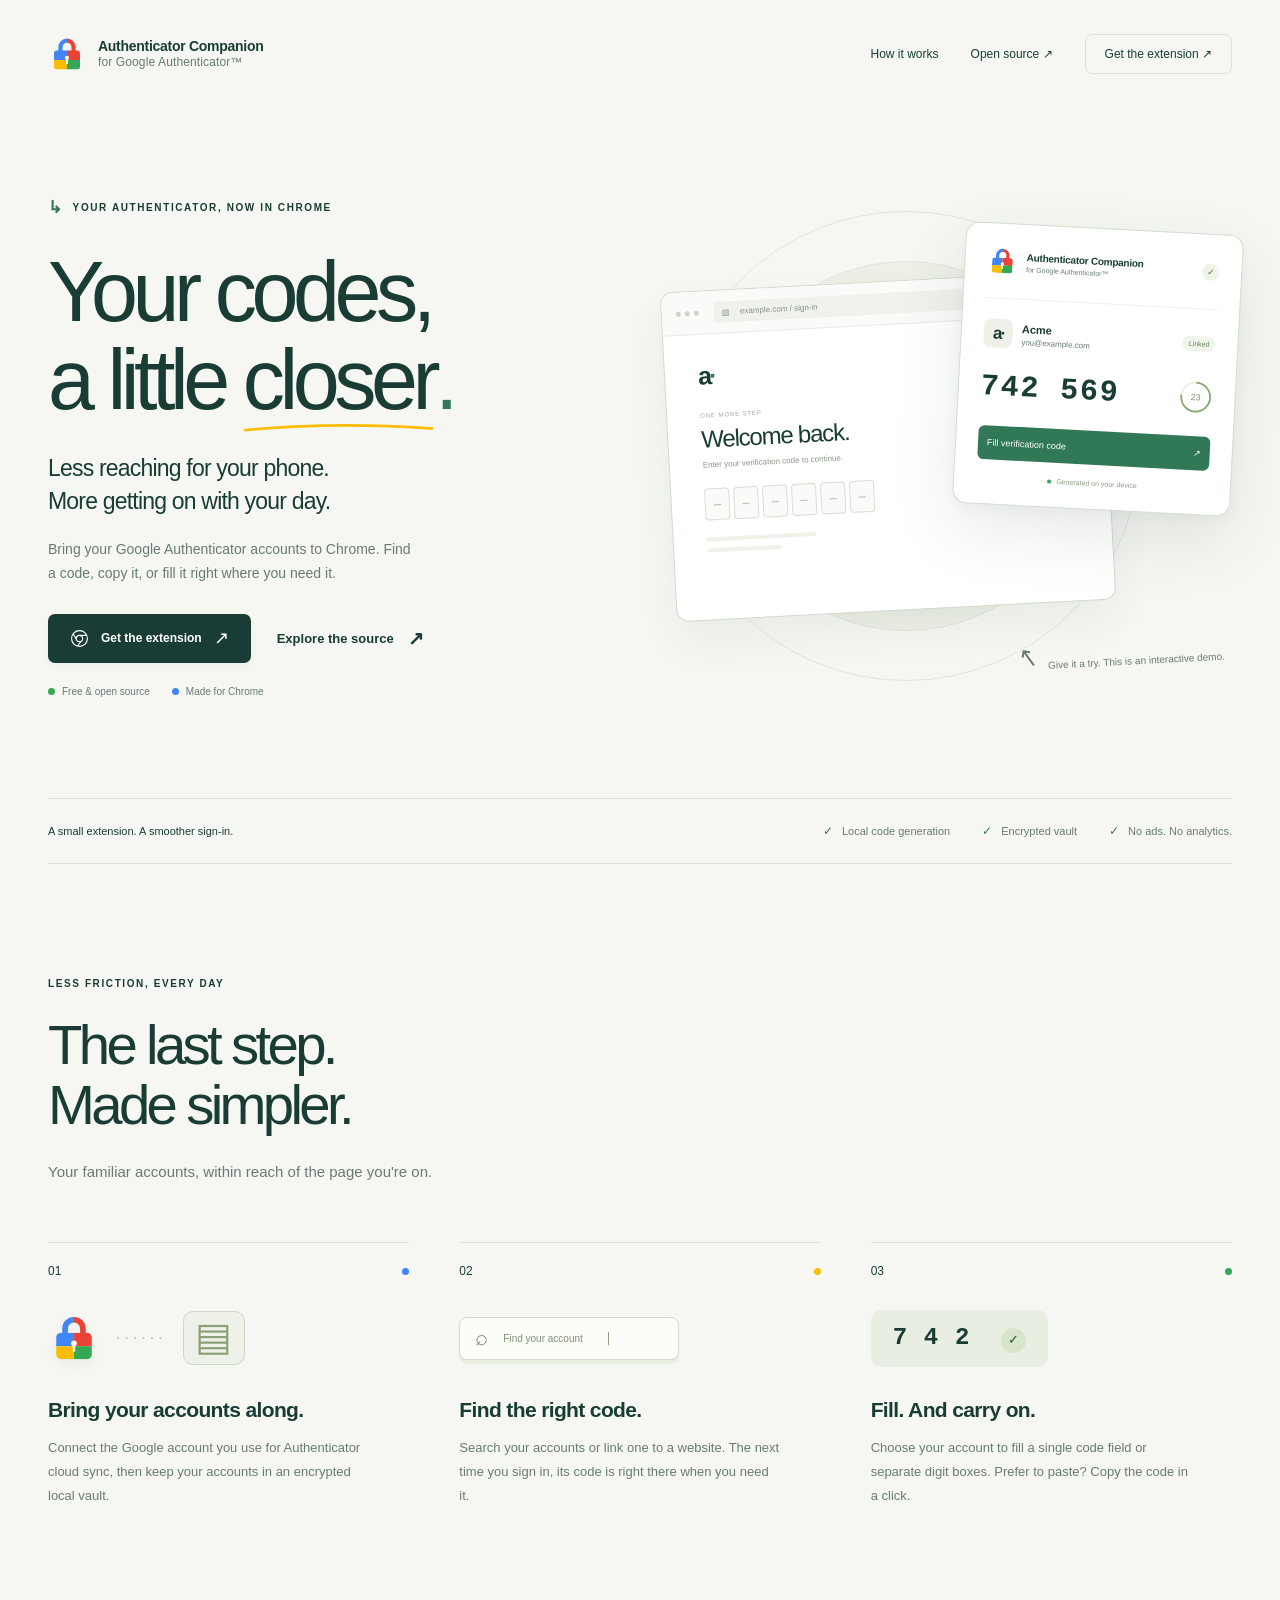
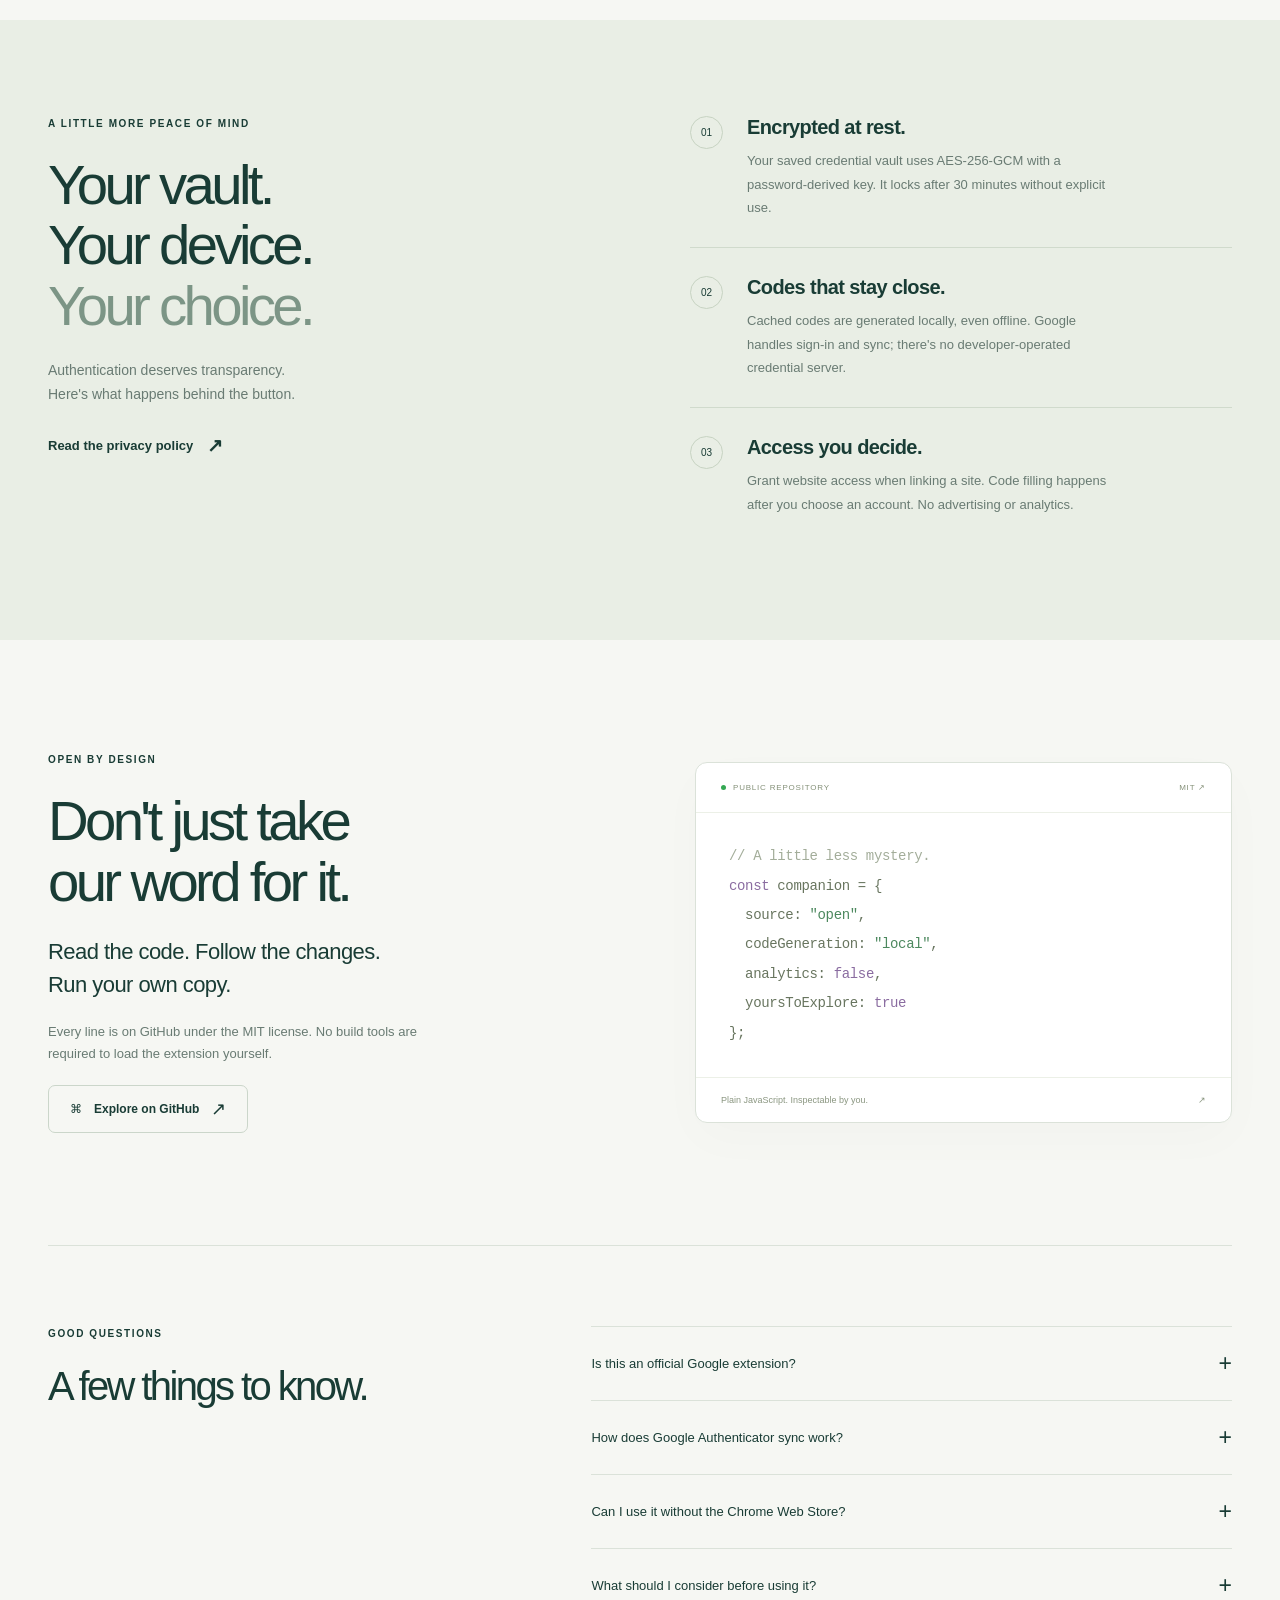
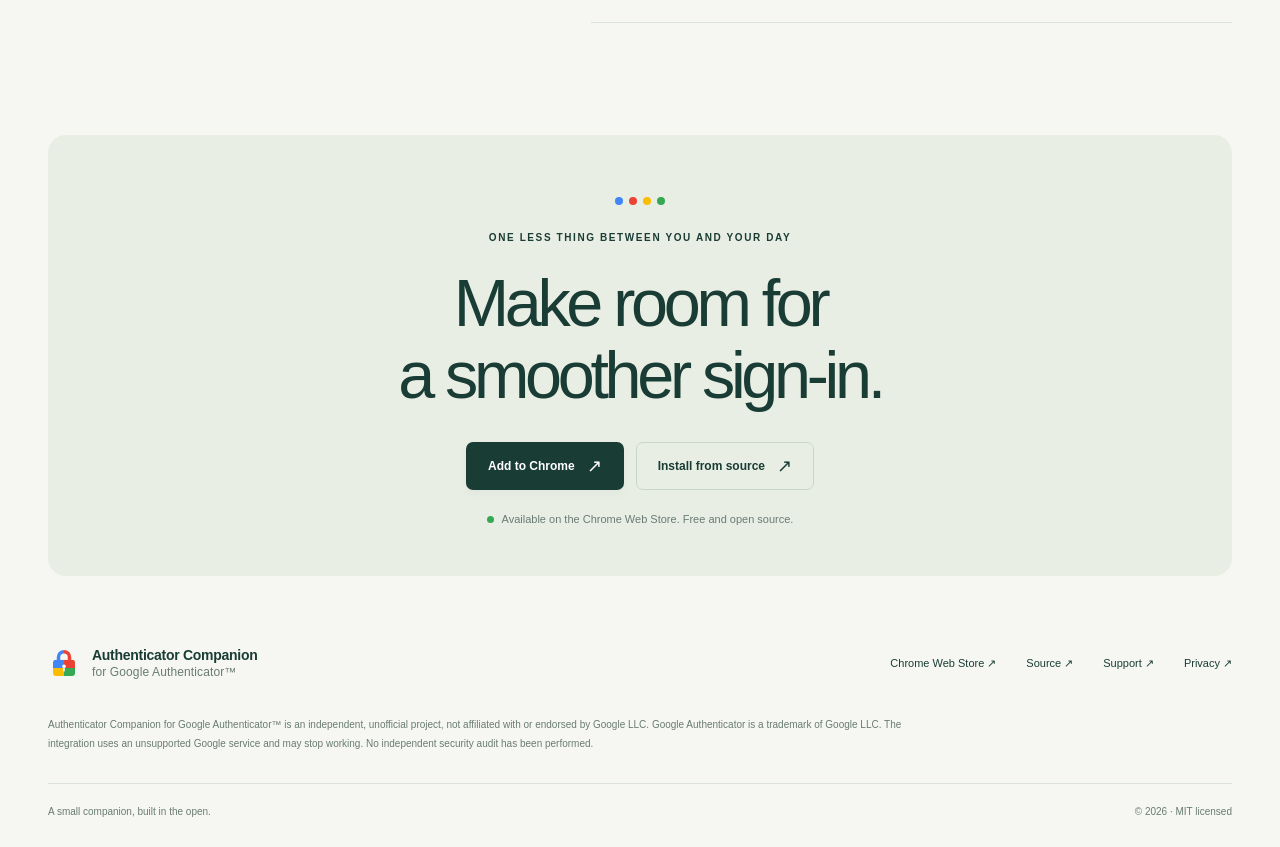
<file: index.html>
<!doctype html>
<html lang="en">
<head>
  <meta charset="utf-8"><meta name="viewport" content="width=device-width, initial-scale=1">
  <title>Authenticator Companion — Your codes, a little closer.</title>
  <meta name="description" content="An unofficial, open-source Chrome companion for Google Authenticator. Bring your verification codes to your browser, with an encrypted local vault and code filling.">
  <meta name="theme-color" content="#f6f7f3"><link rel="canonical" href="https://google-auth-for-chrome.exevio.com/">
  <meta property="og:title" content="Authenticator Companion — Your codes, a little closer."><meta property="og:description" content="An open-source Chrome companion for Google Authenticator. Less reaching for your phone. More getting on with your day."><meta property="og:type" content="website"><meta property="og:url" content="https://google-auth-for-chrome.exevio.com/">
  <link rel="icon" href="assets/lock.svg" type="image/svg+xml"><link rel="stylesheet" href="style.css"><script src="app.js" defer></script>
</head>
<body>
<a class="skip" href="#main">Skip to content</a>
<header class="header wrap">
  <a class="brand" href="#" aria-label="Authenticator Companion home"><img src="assets/lock.svg" width="38" height="38" alt=""><span>Authenticator Companion<span class="brand-sub">for Google Authenticator™</span></span></a>
  <nav aria-label="Main navigation"><a href="#how-it-works">How it works</a><a href="#open-source">Open source <span aria-hidden="true">↗</span></a><a class="nav-cta" href="https://chromewebstore.google.com/detail/authenticator-companion-f/bmajakgokepceocggcfemcepnjkknpoi" target="_blank" rel="noopener">Get the extension <span aria-hidden="true">↗</span></a></nav>
</header>
<main id="main">
<section class="hero wrap">
 <div class="hero-copy" data-reveal>
  <p class="eyebrow"><span class="tiny-lock" aria-hidden="true">↳</span> YOUR AUTHENTICATOR, NOW IN CHROME</p>
  <h1>Your codes,<br>a little <span class="closer">closer<svg viewBox="0 0 360 20" aria-hidden="true"><path d="M4 13 Q170 -3 354 10"/></svg></span><span class="period">.</span></h1>
  <p class="hero-description">Less reaching for your phone.<br>More getting on with your day.</p>
  <p class="hero-detail">Bring your Google Authenticator accounts to Chrome. Find a code, copy it, or fill it right where you need it.</p>
  <div class="hero-actions"><a class="button primary" href="https://chromewebstore.google.com/detail/authenticator-companion-f/bmajakgokepceocggcfemcepnjkknpoi" target="_blank" rel="noopener"><svg class="chrome" viewBox="0 0 24 24" aria-hidden="true"><circle cx="12" cy="12" r="10"/><circle cx="12" cy="12" r="4"/><path d="M12 8h9M8.5 14l-4.5-8M14 15.5l-4.5 6"/></svg> Get the extension <span aria-hidden="true">↗</span></a><a class="text-link" href="https://github.com/edibudimilic/Authenticator-Companion-for-Google-Authenticator" target="_blank" rel="noopener">Explore the source <span aria-hidden="true">↗</span></a></div>
  <div class="micro-proof"><span><i class="dot green"></i> Free & open source</span><span><i class="dot blue"></i> Made for Chrome</span></div>
 </div>
 <div class="demo-stage" data-reveal>
  <div class="orbit orbit-one"></div><div class="orbit orbit-two"></div>
  <div class="browser-demo">
   <div class="browser-top"><div class="window-dots"><i></i><i></i><i></i></div><div class="address"><span aria-hidden="true">▧</span> example.com / sign-in</div><img src="assets/lock.svg" alt="" width="20" height="20"></div>
   <div class="demo-page"><div class="site-mark" aria-hidden="true">a<span>·</span></div><p class="demo-step">ONE MORE STEP</p><h2>Welcome back.</h2><p>Enter your verification code to continue.</p><div class="otp-input" id="demo-digits" aria-label="Demo verification code, empty"><span>–</span><span>–</span><span>–</span><span>–</span><span>–</span><span>–</span></div><div class="demo-success" id="demo-success" aria-live="polite">✓ You're all set.</div><div class="placeholder-line"></div><div class="placeholder-line short"></div></div>
  </div>
  <div class="extension-demo">
   <div class="extension-top"><img src="assets/lock.svg" width="30" height="30" alt=""><div><strong>Authenticator Companion</strong><span>for Google Authenticator™</span></div><span class="vault-badge" title="Illustrative unlocked vault">✓</span></div>
   <div class="demo-account"><span class="account-icon" aria-hidden="true">a·</span><span><strong>Acme</strong><small>you@example.com</small></span><span class="account-linked">Linked</span></div>
   <div class="code-row"><span id="demo-code">742 569</span><span class="timer" aria-label="Demo countdown"><svg viewBox="0 0 40 40" aria-hidden="true"><circle cx="20" cy="20" r="17"/><circle id="timer-ring" cx="20" cy="20" r="17"/></svg><span id="demo-time">24</span></span></div>
   <button class="fill-button" id="fill-demo">Fill verification code <span aria-hidden="true">↗</span></button>
   <div class="extension-foot"><span class="dot green"></span> Generated on your device</div>
  </div>
  <p class="demo-caption"><span aria-hidden="true">↖</span> Give it a try. This is an interactive demo.</p>
 </div>
</section>
<div class="trust-strip wrap" data-reveal><span>A small extension. A smoother sign-in.</span><div><span>Local code generation</span><span>Encrypted vault</span><span>No ads. No analytics.</span></div></div>
<section class="section wrap" id="how-it-works">
 <div class="section-heading" data-reveal><p class="eyebrow">LESS FRICTION, EVERY DAY</p><h2>The last step.<br>Made simpler.</h2><p>Your familiar accounts, within reach of the page you're on.</p></div>
 <div class="steps">
  <article class="step" data-reveal><span class="step-number">01 <i class="dot blue"></i></span><div class="mini-art connect-art" aria-hidden="true"><img src="assets/lock.svg" width="52" height="52" alt=""><span class="connection">······</span><span class="browser-symbol">▤</span></div><h3>Bring your accounts along.</h3><p>Connect the Google account you use for Authenticator cloud sync, then keep your accounts in an encrypted local vault.</p></article>
  <article class="step" data-reveal><span class="step-number">02 <i class="dot yellow"></i></span><div class="mini-art" aria-hidden="true"><div class="search-art"><span>⌕</span> Find your account<span class="search-cursor"></span></div></div><h3>Find the right code.</h3><p>Search your accounts or link one to a website. The next time you sign in, its code is right there when you need it.</p></article>
  <article class="step" data-reveal><span class="step-number">03 <i class="dot green"></i></span><div class="mini-art" aria-hidden="true"><div class="mini-code">7 4 2 <b>✓</b></div></div><h3>Fill. And carry on.</h3><p>Choose your account to fill a single code field or separate digit boxes. Prefer to paste? Copy the code in a click.</p></article>
 </div>
</section>
<section class="privacy-section" id="privacy"><div class="wrap privacy-grid">
 <div data-reveal><p class="eyebrow">A LITTLE MORE PEACE OF MIND</p><h2>Your vault.<br>Your device.<br><span>Your choice.</span></h2><p>Authentication deserves transparency.<br>Here's what happens behind the button.</p><a class="text-link" href="privacy.html" target="_blank" rel="noopener">Read the privacy policy <span aria-hidden="true">↗</span></a></div>
 <div class="privacy-list" data-reveal><article><span class="feature-icon">01</span><div><h3>Encrypted at rest.</h3><p>Your saved credential vault uses AES-256-GCM with a password-derived key. It locks after 30 minutes without explicit use.</p></div></article><article><span class="feature-icon">02</span><div><h3>Codes that stay close.</h3><p>Cached codes are generated locally, even offline. Google handles sign-in and sync; there's no developer-operated credential server.</p></div></article><article><span class="feature-icon">03</span><div><h3>Access you decide.</h3><p>Grant website access when linking a site. Code filling happens after you choose an account. No advertising or analytics.</p></div></article></div>
</div></section>
<section class="section wrap source-section" id="open-source">
 <div data-reveal><p class="eyebrow">OPEN BY DESIGN</p><h2>Don't just take<br>our word for it.</h2><p class="source-copy">Read the code. Follow the changes.<br>Run your own copy.</p><p>Every line is on GitHub under the MIT license. No build tools are required to load the extension yourself.</p><a class="button secondary" href="https://github.com/edibudimilic/Authenticator-Companion-for-Google-Authenticator" target="_blank" rel="noopener"><span aria-hidden="true">⌘</span> Explore on GitHub <span aria-hidden="true">↗</span></a></div>
 <div class="source-card" data-reveal><div class="source-card-top"><span><i class="dot green"></i> PUBLIC REPOSITORY</span><span>MIT ↗</span></div><div class="code-text"><span class="code-comment">// A little less mystery.</span><br><span class="code-purple">const</span> companion = {<br>&nbsp; source: <span class="code-green">"open"</span>,<br>&nbsp; codeGeneration: <span class="code-green">"local"</span>,<br>&nbsp; analytics: <span class="code-purple">false</span>,<br>&nbsp; yoursToExplore: <span class="code-purple">true</span><br>};</div><div class="source-card-bottom"><span>Plain JavaScript. Inspectable by you.</span><span aria-hidden="true">↗</span></div></div>
</section>
<section class="faq-section wrap section" id="faq" aria-labelledby="faq-heading"><div data-reveal><p class="eyebrow">GOOD QUESTIONS</p><h2 id="faq-heading">A few things to know.</h2></div><div class="faqs" data-reveal>
 <div class="faq"><h3><button aria-expanded="false" aria-controls="faq-1">Is this an official Google extension?<span aria-hidden="true">+</span></button></h3><div class="faq-panel" id="faq-1" inert><div><p>No. Authenticator Companion is an independent, unofficial project. It is not affiliated with, endorsed by, sponsored by, or produced by Google LLC. Google Authenticator is a trademark of Google LLC.</p></div></div></div>
 <div class="faq"><h3><button aria-expanded="false" aria-controls="faq-2">How does Google Authenticator sync work?<span aria-hidden="true">+</span></button></h3><div class="faq-panel" id="faq-2" inert><div><p>You connect a Google account with Authenticator cloud sync enabled. The extension uses an internal, unsupported Google service to read its synced accounts. Google may change that service, and the integration may stop working.</p></div></div></div>
 <div class="faq"><h3><button aria-expanded="false" aria-controls="faq-3">Can I use it without the Chrome Web Store?<span aria-hidden="true">+</span></button></h3><div class="faq-panel" id="faq-3" inert><div><p>Yes. Download the public source, enable Developer mode at chrome://extensions, and load the repository's extension folder as an unpacked extension. Inspect the code before using it. <button class="inline-button" data-open-install>See installation steps ↗</button></p></div></div></div>
 <div class="faq"><h3><button aria-expanded="false" aria-controls="faq-4">What should I consider before using it?<span aria-hidden="true">+</span></button></h3><div class="faq-panel" id="faq-4" inert><div><p>The extension handles sensitive authentication secrets. Keeping passwords and verification codes on the same device changes your security setup. No independent security audit has been performed. Review the source and privacy policy, protect your device, and keep recovery methods available.</p></div></div></div>
</div></section>
<section class="get-started wrap" id="get-started" data-reveal><div class="color-dots" aria-hidden="true"><i class="blue"></i><i class="red"></i><i class="yellow"></i><i class="green"></i></div><p class="eyebrow">ONE LESS THING BETWEEN YOU AND YOUR DAY</p><h2>Make room for<br>a smoother sign-in.</h2><div class="install-actions"><a class="button primary" href="https://chromewebstore.google.com/detail/bmajakgokepceocggcfemcepnjkknpoi" target="_blank" rel="noopener">Add to Chrome <span aria-hidden="true">↗</span></a><button class="button secondary" data-open-install>Install from source <span aria-hidden="true">↗</span></button></div><p class="store-note"><i class="dot green"></i> Available on the Chrome Web Store. Free and open source.</p></section>
</main>
<footer class="wrap"><div class="footer-top"><a class="brand" href="#"><img src="assets/lock.svg" width="32" height="32" alt=""><span>Authenticator Companion<span class="brand-sub">for Google Authenticator™</span></span></a><div><a href="https://chromewebstore.google.com/detail/bmajakgokepceocggcfemcepnjkknpoi" target="_blank" rel="noopener">Chrome Web Store ↗</a><a href="https://github.com/edibudimilic/Authenticator-Companion-for-Google-Authenticator" target="_blank" rel="noopener">Source ↗</a><a href="https://github.com/edibudimilic/Authenticator-Companion-for-Google-Authenticator/issues" target="_blank" rel="noopener">Support ↗</a><a href="privacy.html" target="_blank" rel="noopener">Privacy ↗</a></div></div><p>Authenticator Companion for Google Authenticator™ is an independent, unofficial project, not affiliated with or endorsed by Google LLC. Google Authenticator is a trademark of Google LLC. The integration uses an unsupported Google service and may stop working. No independent security audit has been performed.</p><div class="footer-bottom"><span>A small companion, built in the open.</span><span>© 2026 · MIT licensed</span></div></footer>
<dialog id="install-dialog" aria-labelledby="install-title"><div class="dialog-content"><button class="close-dialog" aria-label="Close installation steps">×</button><p class="eyebrow">YOUR COPY, YOUR CHOICE</p><h2 id="install-title">Take the open route.</h2><p>No build step. No packages. Just the source.</p><ol><li><strong>Download the source.</strong><span>Download the ZIP below and extract it to a permanent folder.</span></li><li><strong>Open Chrome's extensions page.</strong><span>Visit <code>chrome://extensions</code> and turn on Developer mode.</span></li><li><strong>Load the extension.</strong><span>Choose “Load unpacked” and select the <code>extension</code> folder inside the extracted repository.</span></li><li><strong>Set up your local vault.</strong><span>Create a password, connect your Google account, and sync your Authenticator accounts.</span></li></ol><a class="button primary" href="https://github.com/edibudimilic/Authenticator-Companion-for-Google-Authenticator/archive/refs/heads/main.zip">Download source ZIP <span aria-hidden="true">↓</span></a><p class="dialog-note">This is security-sensitive software. Inspect the code and understand the risks before connecting an account.</p></div></dialog>
</body></html>
</file>
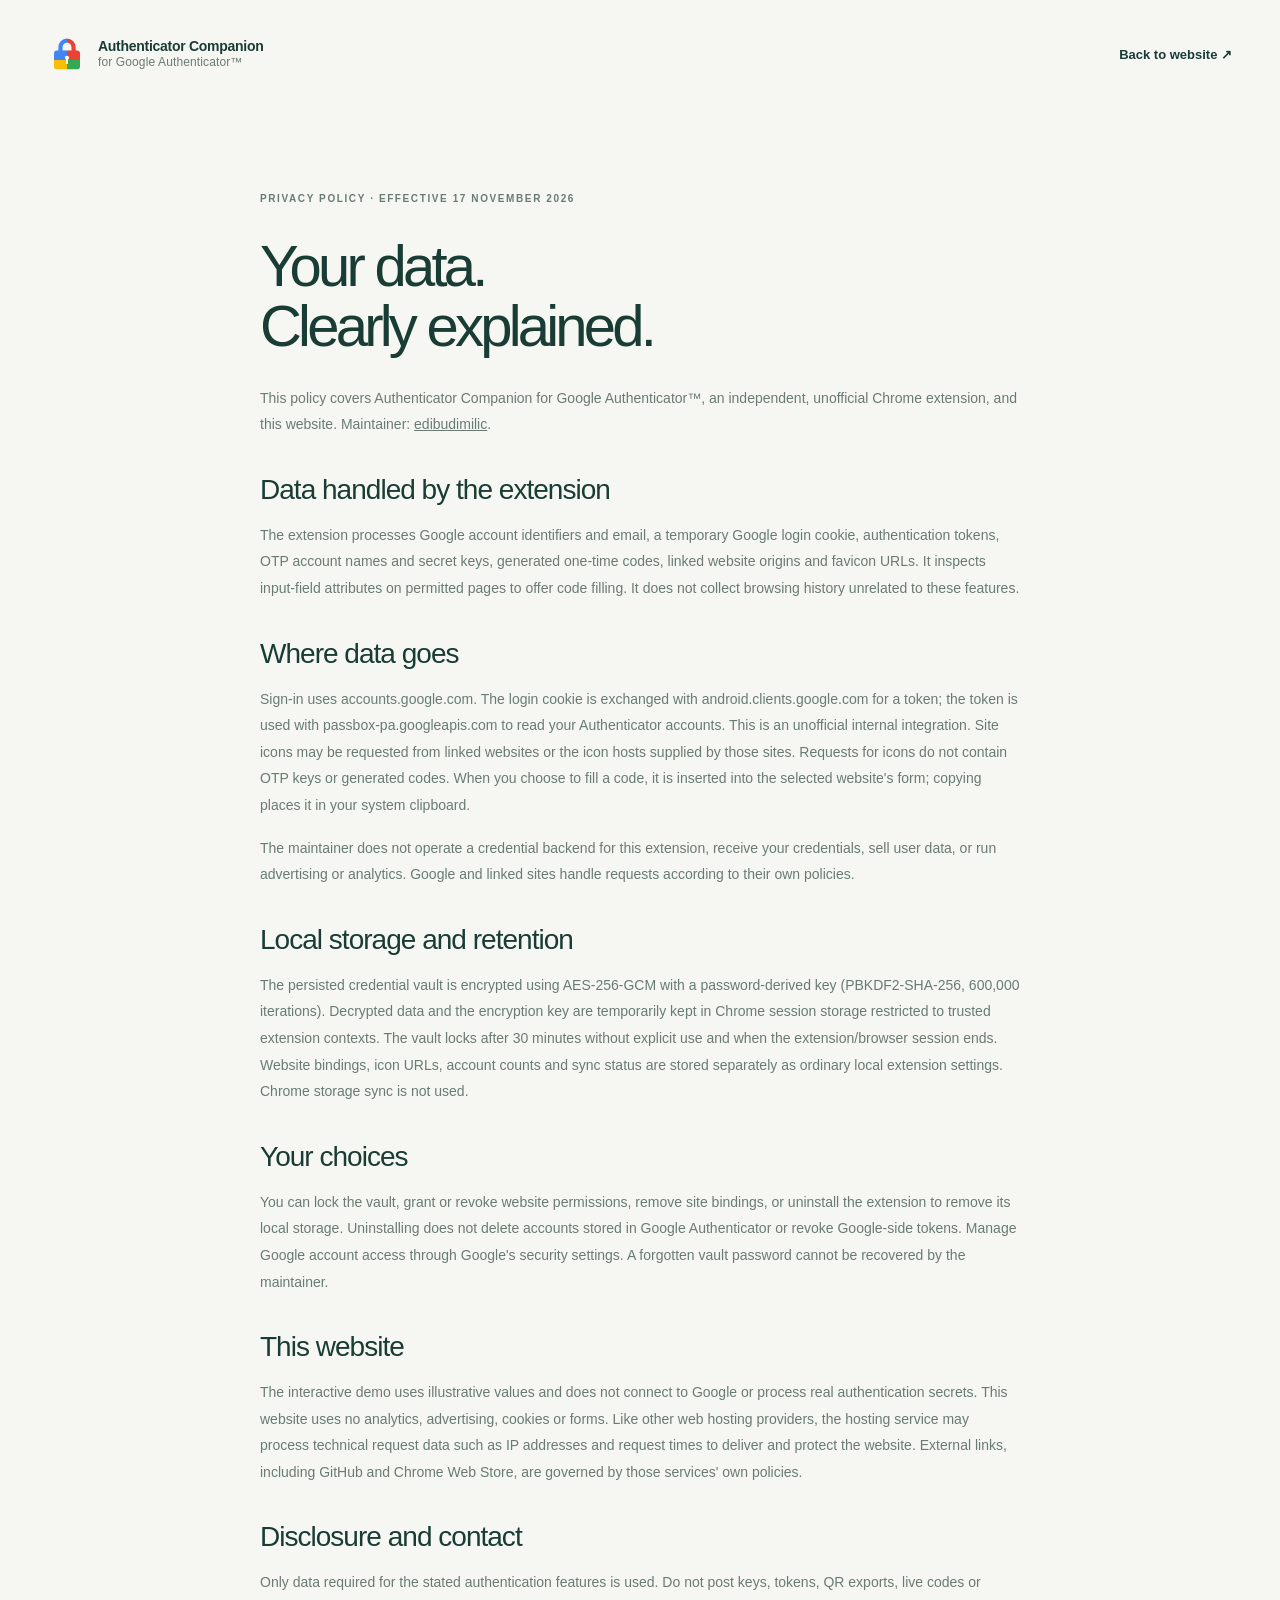
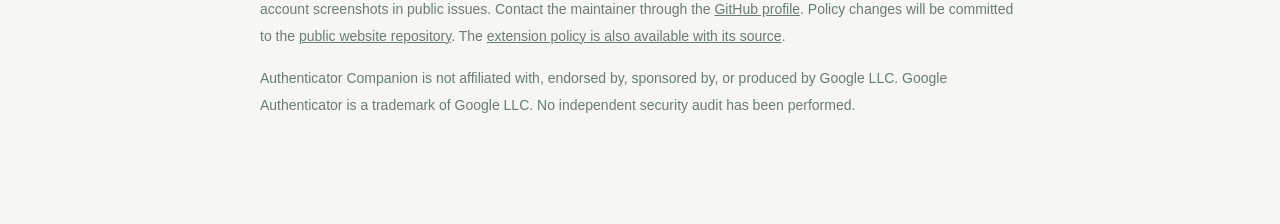
<file: privacy.html>
<!doctype html><html lang="en"><head><meta charset="utf-8"><meta name="viewport" content="width=device-width,initial-scale=1"><title>Privacy policy — Authenticator Companion</title><meta name="description" content="How Authenticator Companion handles authentication data, stores your encrypted vault, and connects to Google and permitted websites."><link rel="icon" href="assets/lock.svg"><link rel="stylesheet" href="style.css"><style>.policy{max-width:760px;padding:65px 0 90px}.policy h1{font-size:58px;white-space:normal;margin:28px 0}.policy h2{font-size:28px;letter-spacing:-.035em;margin:36px 0 14px}.policy p{font-size:14px;color:var(--muted);margin:16px 0;line-height:1.9}.policy a{text-decoration:underline}.policy .eyebrow{font-size:10px}@media(max-width:560px){.policy h1{font-size:44px}}</style></head><body><header class="header wrap"><a class="brand" href="/"><img src="assets/lock.svg" width="38" height="38" alt=""><span>Authenticator Companion<span class="brand-sub">for Google Authenticator™</span></span></a><a class="text-link" href="/">Back to website ↗</a></header><main class="policy wrap"><p class="eyebrow">PRIVACY POLICY · EFFECTIVE 17 NOVEMBER 2026</p><h1>Your data.<br>Clearly explained.</h1><p>This policy covers Authenticator Companion for Google Authenticator™, an independent, unofficial Chrome extension, and this website. Maintainer: <a href="https://github.com/edibudimilic">edibudimilic</a>.</p><h2>Data handled by the extension</h2><p>The extension processes Google account identifiers and email, a temporary Google login cookie, authentication tokens, OTP account names and secret keys, generated one-time codes, linked website origins and favicon URLs. It inspects input-field attributes on permitted pages to offer code filling. It does not collect browsing history unrelated to these features.</p><h2>Where data goes</h2><p>Sign-in uses accounts.google.com. The login cookie is exchanged with android.clients.google.com for a token; the token is used with passbox-pa.googleapis.com to read your Authenticator accounts. This is an unofficial internal integration. Site icons may be requested from linked websites or the icon hosts supplied by those sites. Requests for icons do not contain OTP keys or generated codes. When you choose to fill a code, it is inserted into the selected website's form; copying places it in your system clipboard.</p><p>The maintainer does not operate a credential backend for this extension, receive your credentials, sell user data, or run advertising or analytics. Google and linked sites handle requests according to their own policies.</p><h2>Local storage and retention</h2><p>The persisted credential vault is encrypted using AES-256-GCM with a password-derived key (PBKDF2-SHA-256, 600,000 iterations). Decrypted data and the encryption key are temporarily kept in Chrome session storage restricted to trusted extension contexts. The vault locks after 30 minutes without explicit use and when the extension/browser session ends. Website bindings, icon URLs, account counts and sync status are stored separately as ordinary local extension settings. Chrome storage sync is not used.</p><h2>Your choices</h2><p>You can lock the vault, grant or revoke website permissions, remove site bindings, or uninstall the extension to remove its local storage. Uninstalling does not delete accounts stored in Google Authenticator or revoke Google-side tokens. Manage Google account access through Google's security settings. A forgotten vault password cannot be recovered by the maintainer.</p><h2>This website</h2><p>The interactive demo uses illustrative values and does not connect to Google or process real authentication secrets. This website uses no analytics, advertising, cookies or forms. Like other web hosting providers, the hosting service may process technical request data such as IP addresses and request times to deliver and protect the website. External links, including GitHub and Chrome Web Store, are governed by those services' own policies.</p><h2>Disclosure and contact</h2><p>Only data required for the stated authentication features is used. Do not post keys, tokens, QR exports, live codes or account screenshots in public issues. Contact the maintainer through the <a href="https://github.com/edibudimilic">GitHub profile</a>. Policy changes will be committed to the <a href="https://github.com/edibudimilic/Authenticator-Companion-Website">public website repository</a>. The <a href="https://github.com/edibudimilic/Authenticator-Companion-for-Google-Authenticator/blob/main/PRIVACY.md">extension policy is also available with its source</a>.</p><p>Authenticator Companion is not affiliated with, endorsed by, sponsored by, or produced by Google LLC. Google Authenticator is a trademark of Google LLC. No independent security audit has been performed.</p></main></body></html>
</file>
<file: style.css>
@layer base, layout, components, motion;
@layer base {
:root{--paper:#f6f7f3;--ink:#193c35;--muted:#697b73;--line:#dbe2d9;--green:#317956;--blue:#4285f4;--red:#ea4335;--yellow:#fbbc04;--ease:cubic-bezier(.22,1,.36,1)}
*{box-sizing:border-box}html{scroll-behavior:smooth;scroll-padding-top:95px}body{margin:0;background:var(--paper);color:var(--ink);font-family:Inter,"Segoe UI",Arial,sans-serif;font-size:16px;-webkit-font-smoothing:antialiased}a{color:inherit;text-decoration:none}button,input{font:inherit}button{cursor:pointer}button,a{-webkit-tap-highlight-color:transparent}button{color:inherit}button:focus-visible,a:focus-visible{outline:3px solid var(--blue);outline-offset:5px}h1,h2,h3,p{margin:0}h1,h2{font-weight:500;letter-spacing:-.065em}h3{font-weight:600;letter-spacing:-.03em}p{line-height:1.7}::selection{background:#dbe9c5}svg{display:block}.skip{position:fixed;top:8px;left:8px;z-index:10;transform:translateY(-160%);padding:12px 20px;background:var(--ink);color:white}.skip:focus{transform:none}.wrap{width:min(1240px,calc(100% - 96px));margin-inline:auto}.blue{background:var(--blue)}.red{background:var(--red)}.yellow{background:var(--yellow)}.green{background:#34a853}.dot{display:inline-block;width:7px;height:7px;border-radius:50%;flex:none}.eyebrow{font-size:10px;font-weight:650;letter-spacing:.16em;line-height:1.6}.text-link{display:inline-flex;align-items:center;gap:14px;font-size:13px;font-weight:600;padding-block:10px}.text-link span{font-size:19px}.section{padding-block:112px}.section-heading h2,.privacy-grid h2,.source-section h2{font-size:clamp(42px,4.4vw,62px);line-height:1.07;margin:23px 0}.section-heading>p:last-child{color:var(--muted);font-size:15px}
}
@layer layout {
.header{height:108px;display:flex;align-items:center;justify-content:space-between;gap:30px}.brand{display:flex;align-items:center;gap:12px;font-size:14px;font-weight:600;line-height:1.3;letter-spacing:-.02em}.brand-sub{display:block;color:var(--muted);font-size:12px;font-weight:400;letter-spacing:.01em}.header nav{display:flex;align-items:center;gap:32px;font-size:12px}.header nav a{padding:12px 0}.header nav .nav-cta{padding:12px 19px;border:1px solid var(--line);border-radius:7px}.hero{min-height:690px;padding-top:57px;padding-bottom:72px;display:grid;grid-template-columns:1.05fr 1fr;align-items:center;gap:24px}.hero-copy{position:relative;z-index:1}.hero .eyebrow{display:flex;align-items:center;gap:9px}.tiny-lock{font-size:17px;color:var(--green)}h1{font-size:clamp(60px,6.6vw,94px);line-height:1.04;margin:28px 0 27px;white-space:nowrap}.closer{position:relative;display:inline-block}.closer svg{position:absolute;width:100%;height:15px;bottom:-11px;left:0;overflow:visible}.closer path{fill:none;stroke:#fbbc04;stroke-width:5;stroke-linecap:round}.period{color:var(--green)}.hero-description{font-size:23px;line-height:1.45;letter-spacing:-.035em}.hero-detail{max-width:370px;color:var(--muted);font-size:14px;margin-top:18px;line-height:1.75}.hero-actions{display:flex;align-items:center;gap:26px;margin-top:28px}.micro-proof{display:flex;gap:22px;margin-top:23px;font-size:10px;color:var(--muted)}.micro-proof>span{display:flex;gap:7px;align-items:center}.trust-strip{border-top:1px solid var(--line);border-bottom:1px solid var(--line);display:flex;justify-content:space-between;align-items:center;padding-block:25px;font-size:11px;color:var(--muted);gap:30px}.trust-strip>span{color:var(--ink);font-weight:500}.trust-strip>div{display:flex;gap:32px}.trust-strip>div>span{display:flex;align-items:center;gap:9px}.trust-strip>div>span:before{content:'✓';font-size:12px;color:var(--green)}.steps{display:grid;grid-template-columns:repeat(3,1fr);gap:50px;margin-top:58px}.step{border-top:1px solid var(--line);padding-top:21px}.step-number{display:flex;align-items:center;justify-content:space-between;font-size:12px;font-variant-numeric:tabular-nums}.step h3{font-size:21px;margin-bottom:14px}.step>p{font-size:13px;color:var(--muted);max-width:320px;line-height:1.85}.privacy-section{background:#e9eee5;padding-block:96px}.privacy-grid{display:grid;grid-template-columns:1fr 1fr;gap:100px}.privacy-grid h2>span{color:#7c9586}.privacy-grid>div>p:not(.eyebrow){font-size:14px;color:var(--muted);margin-bottom:18px}.privacy-list{align-self:center}.privacy-list article{display:flex;gap:24px;padding-block:28px;border-bottom:1px solid #d0dacc}.privacy-list article:first-child{padding-top:0}.privacy-list article:last-child{border:0}.privacy-list h3{font-size:20px;margin-bottom:10px}.privacy-list p{font-size:13px;color:var(--muted);line-height:1.8;max-width:370px}.feature-icon{border:1px solid #c7d3c2;border-radius:50%;width:33px;height:33px;display:grid;place-items:center;font-size:10px;flex:none}.source-section{display:grid;grid-template-columns:1fr 1fr;gap:110px;align-items:center}.source-copy{font-size:22px;letter-spacing:-.025em;line-height:1.5}.source-section>div>p:not(.eyebrow):not(.source-copy){font-size:13px;max-width:370px;color:var(--muted);margin:20px 0}.faq-section{border-top:1px solid var(--line);padding-top:80px;display:grid;grid-template-columns:.85fr 1.15fr;gap:70px}.faq-section h2{font-size:40px;line-height:1.1;margin-top:22px}.get-started{text-align:center;background:#e9eee5;border-radius:18px;padding:62px 30px 48px}.get-started h2{font-size:clamp(42px,5.2vw,70px);line-height:1.08;margin:22px 0 30px}.install-actions{display:flex;justify-content:center;gap:12px}.store-note{display:flex;align-items:center;justify-content:center;gap:8px;font-size:11px;color:var(--muted);margin-top:20px}.color-dots{display:flex;gap:6px;justify-content:center;margin-bottom:25px}.color-dots i{width:8px;height:8px;border-radius:50%}footer{padding-top:70px;padding-bottom:30px}.footer-top{display:flex;justify-content:space-between;align-items:center;margin-bottom:35px}.footer-top>div{display:flex;gap:30px;font-size:11px}footer>p{font-size:10px;line-height:1.9;color:var(--muted);max-width:900px}.footer-bottom{display:flex;justify-content:space-between;margin-top:30px;padding-top:22px;border-top:1px solid var(--line);color:var(--muted);font-size:10px}
}
@layer components {
.button{display:inline-flex;align-items:center;justify-content:center;gap:12px;min-height:48px;padding:14px 21px;border-radius:7px;font-size:12px;font-weight:550;border:1px solid transparent;line-height:1.5}.button>span:last-child{font-size:18px;line-height:1}.primary{color:white;background:var(--ink);box-shadow:0 4px 8px #193c3509}.secondary{border-color:#cbd6ca;background:transparent}.chrome{width:19px;height:19px;fill:none;stroke:currentColor;stroke-width:1.4}.demo-stage{position:relative;min-width:0;height:530px;margin-top:0}.orbit{position:absolute;border:1px solid #e1e7dc;border-radius:50%;pointer-events:none}.orbit-one{width:470px;height:470px;top:30px;left:5px}.orbit-two{width:370px;height:370px;top:80px;left:55px;background:#edf0e7}.browser-demo{position:absolute;width:440px;left:2px;top:100px;border:1px solid #d1dacf;border-radius:12px;overflow:hidden;background:white;box-shadow:0 20px 40px #253d3510;transform:rotate(-3deg)}.browser-top{height:43px;border-bottom:1px solid #e7ebe5;display:flex;align-items:center;justify-content:space-between;gap:15px;padding:0 14px;background:#fafbf8}.window-dots{display:flex;gap:4px}.window-dots i{width:5px;height:5px;border-radius:50%;background:#cdd5c9}.address{flex:1;background:#eff2eb;color:#849084;font-size:8px;border-radius:4px;padding:6px 8px}.address span{margin-right:8px}.demo-page{padding:27px 33px 42px;width:65%;min-height:285px}.site-mark{font-size:25px;letter-spacing:-3px;font-weight:800;margin-bottom:20px}.site-mark>span{color:var(--green)}.demo-step{font-size:6px;letter-spacing:.15em;color:#99a596}.demo-page h2{font-size:24px;letter-spacing:-.05em;margin:5px 0}.demo-page>p:not(.demo-step){font-size:8px;color:#8a9588;white-space:nowrap}.otp-input{display:flex;gap:4px;margin-top:16px}.otp-input>span{width:25px;height:32px;border:1px solid #d6ded2;border-radius:4px;display:grid;place-items:center;color:#a8b4a1;font-size:13px;background:#fafbf8;font-variant-numeric:tabular-nums;transition:background .3s,border-color .3s,color .3s,transform .3s}.otp-input>span.filled{background:#e9f0e2;border-color:#89a779;color:#285d40;transform:translateY(-2px)}.placeholder-line{height:4px;background:#eff2eb;width:110px;margin-top:17px;border-radius:5px}.placeholder-line.short{width:75px;margin-top:7px}.demo-success{font-size:10px;color:var(--green);height:0;opacity:0;transform:translateY(5px);transition:height .5s,opacity .5s,transform .5s;overflow:hidden}.demo-success.visible{height:22px;opacity:1;transform:none;padding-top:8px}.extension-demo{position:absolute;top:47px;right:-5px;width:278px;border:1px solid #d3ddcf;border-radius:14px;background:#fff;padding:22px;box-shadow:0 25px 65px #2543351c,0 5px 12px #25433508;transform:rotate(3deg);transition:transform .7s var(--ease),box-shadow .7s var(--ease)}.extension-top{display:flex;align-items:center;gap:9px;padding-bottom:22px;border-bottom:1px solid #edf0e9}.extension-top strong{display:block;font-size:10px;letter-spacing:-.025em}.extension-top>div>span{display:block;font-size:7px;color:var(--muted);margin-top:3px}.vault-badge{margin-left:auto;border-radius:50%;background:#eef4e8;color:#59724e;font-size:9px;width:17px;height:17px;display:grid;place-items:center}.demo-account{display:flex;align-items:center;gap:9px;margin-top:20px}.account-icon{background:#edf1e9;border-radius:8px;width:29px;height:29px;display:grid;place-items:center;font-size:17px;font-weight:800;letter-spacing:-2px}.demo-account strong{font-size:11px;display:block}.demo-account small{display:block;color:var(--muted);font-size:8px;margin-top:3px}.account-linked{margin-left:auto;background:#eff5e9;color:#638453;padding:4px 6px;border-radius:20px;font-size:7px}.code-row{display:flex;align-items:center;justify-content:space-between;padding:22px 0}.code-row>#demo-code{font-family:"Cascadia Code",Consolas,monospace;font-size:30px;letter-spacing:.06em;font-weight:600;font-variant-numeric:tabular-nums;transition:color .4s,text-shadow .4s}.code-row.expiring>#demo-code{color:#c53c33;text-shadow:0 0 14px #ea433528}.timer{position:relative;display:grid;place-items:center;width:34px;height:34px;color:#819178;font-size:9px;font-variant-numeric:tabular-nums}.timer svg{position:absolute;inset:0;transform:rotate(-90deg);fill:none;stroke:#e9eee3;stroke-width:2}.timer svg circle:last-child{stroke:#84a96d;stroke-dasharray:106.82;stroke-dashoffset:21.36;transition:stroke-dashoffset .9s linear,stroke .4s}.expiring .timer svg circle:last-child{stroke:#ea4335}.fill-button{width:100%;border:0;border-radius:6px;padding:12px 9px;color:white;background:var(--green);font-size:9px;display:flex;justify-content:space-between;align-items:center;transition:background .3s,transform .3s,box-shadow .3s}.fill-button:disabled{cursor:default;background:#eaf1e4;color:#4d7140}.extension-foot{font-size:7px;color:#8b9984;display:flex;align-items:center;justify-content:center;gap:5px;margin-top:15px}.extension-foot .dot{width:4px;height:4px}.demo-caption{position:absolute;bottom:33px;right:7px;font-size:10px;color:var(--muted);transform:rotate(-3deg)}.demo-caption span{font-size:25px;display:inline-block;transform:translateY(-4px) rotate(12deg);margin-right:6px}.mini-art{height:120px;display:flex;align-items:center;justify-content:flex-start;gap:16px}.connect-art img{filter:drop-shadow(0 5px 6px #193c3510)}.connection{letter-spacing:4px;color:#b2c0a7}.browser-symbol{border:1px solid #ccd8c4;border-radius:10px;background:#edf1e7;font-size:39px;width:62px;height:54px;text-align:center;line-height:49px;color:#8ba078}.search-art{border:1px solid #d1dcc8;background:#fcfdf9;box-shadow:0 4px 0 #e9eee2;padding:14px 15px;border-radius:8px;font-size:10px;color:#819178;display:flex;align-items:center;gap:15px;width:220px}.search-art>span:first-child{font-size:22px;line-height:12px}.search-cursor{width:1px;height:13px;background:#8f9e85;margin-left:10px}.mini-code{font-family:Consolas,monospace;font-size:24px;font-weight:600;letter-spacing:.05em;background:#e9eee2;padding:14px 22px;border-radius:10px}.mini-code b{display:inline-grid;place-items:center;margin-left:15px;border-radius:50%;width:25px;height:25px;background:#d6e4ca;color:#4f7440;font-size:12px}.source-card{background:#fff;border:1px solid var(--line);border-radius:12px;box-shadow:0 16px 50px #193c3505;transform:rotate(2deg)}.source-card-top{padding:20px 25px;display:flex;justify-content:space-between;border-bottom:1px solid #ecf0e7;font-size:8px;letter-spacing:.1em;color:#849078}.source-card-top>span:first-child{display:flex;align-items:center;gap:7px}.source-card-top .dot{width:5px;height:5px}.code-text{padding:29px 33px;font:14px/2.1 "Cascadia Code",Consolas,monospace;letter-spacing:-.025em;color:#68755f}.code-comment{color:#a3ad9a}.code-purple{color:#8a6ca0}.code-green{color:#4c885e}.source-card-bottom{padding:17px 25px;border-top:1px solid #ecf0e7;display:flex;justify-content:space-between;color:#8a9680;font-size:9px}.faq{border-bottom:1px solid var(--line)}.faq:first-child{border-top:1px solid var(--line)}.faq h3{font-size:14px}.faq h3 button{display:flex;align-items:center;justify-content:space-between;gap:20px;width:100%;border:0;background:none;padding:23px 0;text-align:left;font-size:13px;font-weight:500}.faq h3 button span{font-size:23px;font-weight:300;transition:transform .4s var(--ease)}.faq h3 button[aria-expanded=true] span{transform:rotate(45deg)}.faq-panel{display:grid;grid-template-rows:0fr;opacity:0;transition:grid-template-rows .45s var(--ease),opacity .35s}.faq-panel>div{overflow:hidden}.faq-panel p{padding-bottom:24px;font-size:12px;line-height:1.85;color:var(--muted)}.faq-panel.open{grid-template-rows:1fr;opacity:1}.inline-button{display:inline;border:0;border-bottom:1px solid #a3b298;padding:0;background:none;font-size:inherit;color:var(--ink)}dialog{max-width:550px;width:calc(100% - 32px);max-height:calc(100dvh - 40px);padding:0;border:1px solid #d5dfce;border-radius:18px;background:var(--paper);color:var(--ink);opacity:0;transform:translateY(18px) scale(.98);transition:opacity .3s,transform .4s var(--ease);box-shadow:0 30px 120px #0f2d3440}dialog.is-open{opacity:1;transform:none}dialog::backdrop{background:#15352c70;backdrop-filter:blur(5px)}.dialog-content{padding:44px;position:relative}.close-dialog{position:absolute;right:18px;top:14px;background:none;border:0;font-size:26px;color:var(--muted);width:30px;height:30px;border-radius:50%;transition:background .2s,transform .3s}.dialog-content h2{font-size:36px;margin:18px 0 14px}.dialog-content>p:not(.eyebrow){font-size:12px;color:var(--muted)}.dialog-content ol{list-style:none;counter-reset:steps;padding:0;margin:28px 0}.dialog-content li{counter-increment:steps;position:relative;padding-left:35px;margin-bottom:22px}.dialog-content li:before{content:counter(steps);position:absolute;left:0;top:0;width:23px;height:23px;border:1px solid #d1dcc6;border-radius:50%;display:grid;place-items:center;font-size:10px;color:var(--green)}.dialog-content li strong{display:block;font-size:12px;margin-bottom:5px}.dialog-content li span{display:block;font-size:11px;line-height:1.7;color:var(--muted)}.dialog-content code{font-size:10px;background:#e9eee2;border-radius:3px;padding:2px 4px;overflow-wrap:anywhere}.dialog-content p.dialog-note{font-size:10px;margin-top:20px}body.modal-open{overflow:hidden}
}
@layer motion {
a,button{transition:color .25s,background .25s,border-color .25s,transform .35s var(--ease),box-shadow .35s var(--ease)}a:hover{color:var(--green)}.button:hover,.fill-button:not(:disabled):hover{transform:translateY(-3px);box-shadow:0 8px 18px #193c3518}.primary:hover{background:#2e594c;color:#fff}.secondary:hover,.nav-cta:hover{background:#e8eee1;border-color:#b7c9ad}.button:active,.fill-button:active{transform:translateY(0)}.text-link:hover>span,.nav-cta:hover>span{transform:translate(2px,-2px)}.text-link>span,.nav-cta>span{display:inline-block;transition:transform .3s var(--ease)}.brand:hover img{transform:rotate(-8deg)}.brand img{transition:transform .4s var(--ease)}.demo-stage:hover .extension-demo{transform:rotate(1deg) translateY(-5px);box-shadow:0 30px 70px #25433524}.close-dialog:hover{background:#e6ecdf;transform:rotate(90deg)}.js [data-reveal]{opacity:0;transform:translateY(22px);transition:opacity .85s var(--ease),transform .85s var(--ease)}.js [data-reveal].revealed{opacity:1;transform:none}.steps [data-reveal]:nth-child(2){transition-delay:.1s}.steps [data-reveal]:nth-child(3){transition-delay:.2s}.code-flip{animation:code-flip .4s var(--ease)}@keyframes code-flip{from{opacity:.15;transform:translateY(5px)}to{opacity:1;transform:none}}
}
@media(min-width:1500px){.hero{min-height:760px}.demo-stage{transform:scale(1.08)}}
@media(max-width:1100px){.wrap{width:calc(100% - 64px)}.hero{gap:10px;grid-template-columns:1fr 1fr;min-height:650px}.demo-stage{transform:scale(.86);transform-origin:center right}.hero-actions{gap:14px;flex-wrap:wrap}.hero-actions .text-link{font-size:11px}h1{font-size:72px}.privacy-grid,.source-section{gap:65px}.steps{gap:32px}.demo-caption{right:0}}
@media(max-width:850px){.header nav{gap:20px}.header nav>a:nth-child(2){display:none}.hero{grid-template-columns:1fr;gap:0;padding-top:45px;padding-bottom:20px;text-align:center}.hero-copy .eyebrow,.hero-actions,.micro-proof{justify-content:center}.hero-detail{margin-inline:auto;max-width:390px}.hero h1{font-size:80px}.hero-description{font-size:22px}.hero-detail{font-size:14px}.demo-stage{transform:none;width:510px;max-width:100%;height:490px;justify-self:center;margin-top:30px}.browser-demo{left:0}.extension-demo{right:0}.demo-caption{bottom:20px}.trust-strip{flex-direction:column;gap:15px}.trust-strip>div{gap:24px}.section{padding-block:78px}.section-heading{text-align:center}.steps{gap:25px;margin-top:42px}.step h3{font-size:18px}.step>p{font-size:12px}.mini-art{height:110px}.connect-art{gap:8px}.connection{letter-spacing:1px}.browser-symbol{font-size:28px;width:45px;height:43px;line-height:38px}.connect-art img{width:40px;height:40px}.search-art{padding:10px;font-size:8px;gap:5px}.search-cursor{margin-left:0}.mini-code{font-size:17px;padding:12px}.mini-code b{margin-left:4px}.privacy-grid{gap:40px}.privacy-section{padding-block:70px}.privacy-grid h2,.source-section h2{font-size:44px}.source-section{gap:35px}.code-text{font-size:11px;padding:25px 20px}.source-card-top,.source-card-bottom{padding-inline:18px;font-size:7px}.faq-section{grid-template-columns:1fr;gap:30px}.faq-section h2{font-size:36px}.get-started{padding-block:45px}.footer-top>div{gap:20px}}
@media(max-width:560px){.wrap{width:calc(100% - 40px)}.header{height:85px;gap:10px}.brand{font-size:12px;gap:7px}.brand img{width:30px;height:30px}.brand-sub{font-size:10px}.header nav>a:first-child{display:none}.header nav .nav-cta{font-size:10px;padding:10px 12px}.hero{padding-top:35px}.hero .eyebrow{font-size:8px;letter-spacing:.11em}h1,.hero h1{font-size:clamp(54px,13.5vw,73px);margin:25px 0 28px}.hero-description{font-size:20px}.hero-detail{font-size:12px;max-width:310px}.hero-actions{gap:8px 18px;margin-top:23px}.hero-actions .button{padding-inline:16px;font-size:11px;min-height:45px}.hero-actions .text-link{font-size:11px}.micro-proof{font-size:9px;gap:20px;margin-top:18px}.demo-stage{width:360px;height:400px;margin-top:26px}.browser-demo{width:calc(100% - 10px);top:95px;left:0}.browser-top{height:34px;gap:8px;padding-inline:10px}.demo-page{padding:25px 22px 29px;min-height:220px}.demo-page h2{font-size:20px}.demo-page>p:not(.demo-step){font-size:7px}.site-mark{font-size:20px;margin-bottom:12px}.otp-input>span{width:20px;height:27px;font-size:11px}.otp-input{gap:3px}.extension-demo{width:213px;padding:16px;top:29px;right:0}.extension-top{gap:6px;padding-bottom:15px}.extension-top img{width:24px;height:24px}.extension-top strong{font-size:8px}.extension-top>div>span{font-size:6px}.vault-badge{font-size:7px;width:13px;height:13px}.demo-account{margin-top:14px;gap:6px}.account-icon{width:24px;height:24px;font-size:14px}.demo-account strong{font-size:9px}.demo-account small{font-size:6px}.account-linked{font-size:6px}.code-row{padding-block:17px}.code-row>#demo-code{font-size:23px}.timer{width:28px;height:28px;font-size:8px}.fill-button{font-size:8px;padding:10px 7px}.extension-foot{font-size:6px;margin-top:12px}.demo-caption{font-size:8px;bottom:22px}.demo-caption span{font-size:22px}.orbit-one{width:340px;height:340px;top:20px;left:0}.orbit-two{width:260px;height:260px;top:60px;left:40px}.trust-strip{font-size:10px;padding-block:20px;gap:12px}.trust-strip>div{gap:12px;font-size:8px}.trust-strip>div>span{gap:4px}.section{padding-block:62px}.section-heading h2{font-size:43px}.section-heading>p:last-child{font-size:12px}.steps{grid-template-columns:1fr;gap:35px}.step{display:grid;grid-template-columns:1fr 1fr;column-gap:14px}.step-number{grid-column:1 / -1}.mini-art{grid-column:2;grid-row:2 / 4;justify-content:center;height:auto}.step h3{font-size:21px;margin-top:25px}.step>p{font-size:12px}.connect-art{gap:7px}.connection{font-size:12px;letter-spacing:0}.search-art{font-size:8px;padding:13px 9px}.search-art>span:first-child{font-size:20px}.mini-code{padding:14px 10px;font-size:19px}.privacy-grid{grid-template-columns:1fr;gap:40px}.privacy-grid h2{font-size:50px}.privacy-list article{gap:18px;padding-block:23px}.privacy-list h3{font-size:19px}.privacy-list p{font-size:12px}.source-section{grid-template-columns:1fr;gap:35px}.source-section h2{font-size:45px}.source-copy{font-size:21px}.source-card{transform:rotate(1deg);margin:10px 2px}.code-text{font-size:13px;padding:25px}.source-card-top,.source-card-bottom{font-size:8px;padding:17px 22px}.faq-section h2{font-size:35px}.faq h3 button{font-size:12px;padding-block:20px}.get-started{width:calc(100% - 24px);padding:38px 23px;border-radius:13px}.get-started .eyebrow{font-size:8px;letter-spacing:.1em}.get-started h2{font-size:42px}.install-actions{flex-direction:column;align-items:stretch}.store-note{font-size:9px;line-height:1.7;max-width:260px;margin-inline:auto;align-items:flex-start}.store-note .dot{margin-top:5px}.footer-top{align-items:flex-start;gap:20px}.footer-top>div{flex-wrap:wrap;justify-content:flex-end;gap:13px;font-size:10px}footer{padding-top:45px}footer>p{font-size:9px}.footer-bottom{font-size:8px;gap:10px}.dialog-content{padding:35px 26px}.dialog-content h2{font-size:31px}}
@media(max-width:850px){.hero{grid-template-columns:minmax(0,1fr)}.hero-copy{min-width:0}}
@media(max-width:560px){.orbit-one{width:min(340px,100%)}.orbit-two{width:min(260px,80%)}.hero-detail{max-width:100%}.hero h1{font-size:clamp(48px,13.5vw,73px)}}
@media(prefers-reduced-motion:reduce){*,*:before,*:after{scroll-behavior:auto!important;animation-duration:.01ms!important;animation-iteration-count:1!important;transition-duration:.01ms!important}.js [data-reveal]{opacity:1;transform:none}}

.brand>span{white-space:nowrap}@media(max-width:560px){.brand{font-size:10px}.brand-sub{font-size:8px}.header nav .nav-cta{font-size:9px;padding:9px}.header .brand img{width:26px;height:26px}}
</file>
